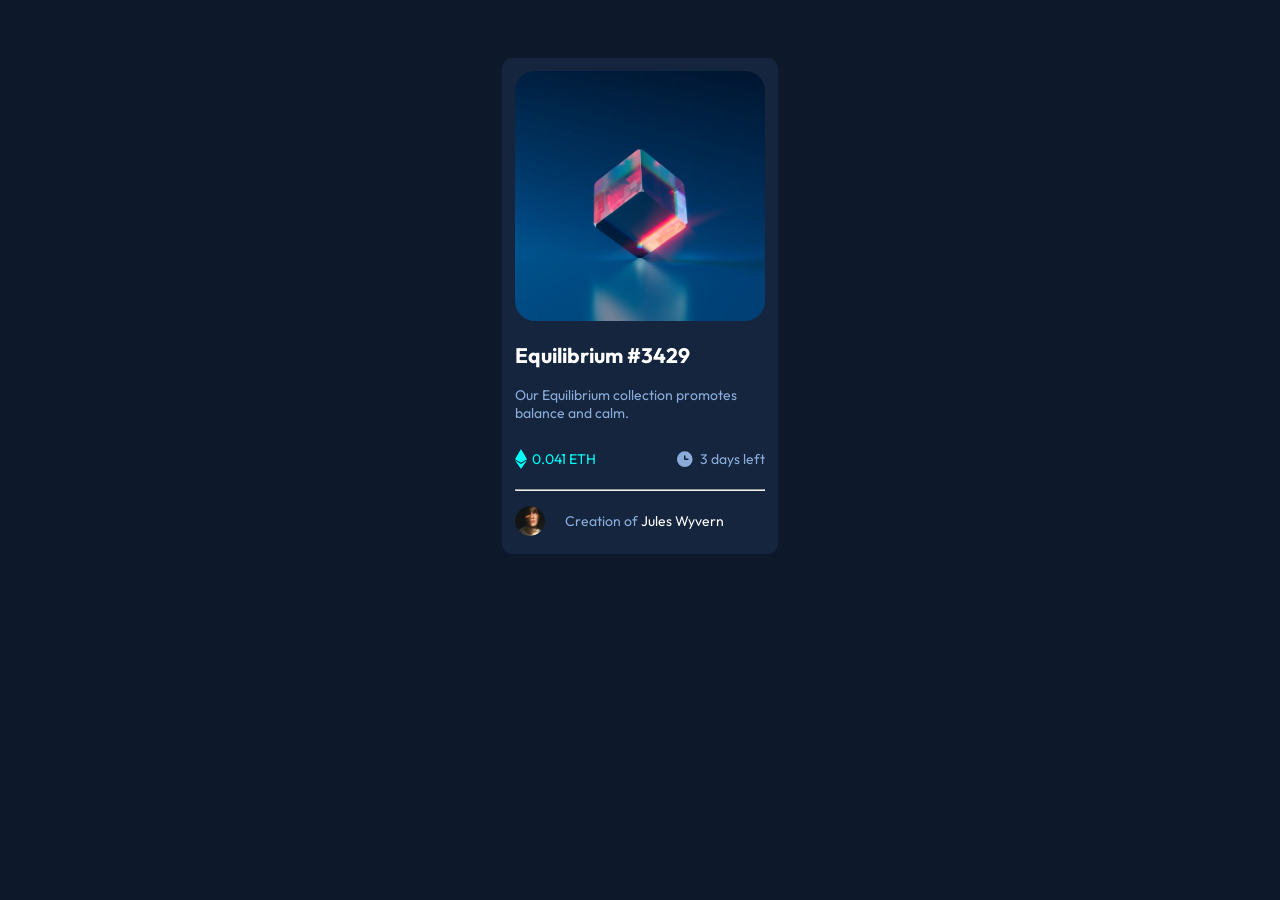
<file: index.html>
<!DOCTYPE html>
<html>
    <head>
        <link rel="stylesheet" href="nft-preview-card.css">
        <link rel="preconnect" href="https://fonts.googleapis.com">
<link rel="preconnect" href="https://fonts.gstatic.com" crossorigin>
<link href="https://fonts.googleapis.com/css2?family=Figtree:ital,wght@0,300..900;1,300..900&family=Fraunces:ital,opsz,wght@0,9..144,100..900;1,9..144,100..900&family=Inter:ital,opsz,wght@0,14..32,100..900;1,14..32,100..900&family=Montserrat:ital,wght@0,100..900;1,100..900&family=Outfit:wght@100..900&display=swap" rel="stylesheet">
    </head>
    <body>
        <div class="card-body">
        <img src="image-equilibrium.jpg"  alt="image" width="250px" height="250px">
        <h2 class="words">Equilibrium #3429</h2>
<p>Our Equilibrium collection promotes
balance and calm.</p>
<div class="icons">
<div class="first-icon">
    <img src="icon-ethereum.svg" height="20px">
    <p>0.041 ETH</p>
</div>
<div class="second-icon">
    <img src="icon-clock.svg" height="20px">
    <p>3 days left</p>
</div>
</div>
<hr>
<div class="footer">
    <img src="image-avatar.png" alt="avatar" width="30px" height="30px">
    <p>Creation of <span class="words">Jules Wyvern</span></p>
</div>

        </div>
    </body>
</html>
</file>
<file: nft-preview-card.css>
body{
    background-color: hsl(217, 54%, 11%);
    display: flex;
    justify-content: center;
    align-content: center;
    padding: 50px;
    font-size: 14px;
    font-family: 'outfit';

}
.card-body{
    background-color: hsl(216, 50%, 16%);
    width: 250px;
    height: 470px;
    padding: 13px;
    border-radius: 10px;
    color: hsl(215, 51%, 70%);
}
.footer{
    display: flex;
    gap: 20px;
    align-items: center;
}
img{
    border-radius: 20px;
}
.words:hover{
   color: hsl(178, 100%, 50%);
}
.icons{
    display: flex;
    justify-content: space-between;
    font-size: 14px;
}
.first-icon{
    display: flex;
    align-items: center;
    gap:5px;
    color: hsl(178, 100%, 50%);
}
.second-icon{
    display: flex;
    align-items: center;
    gap: 5px;
}
.words{
    color:hsl(0, 0%, 100%) ;
}
</file>
